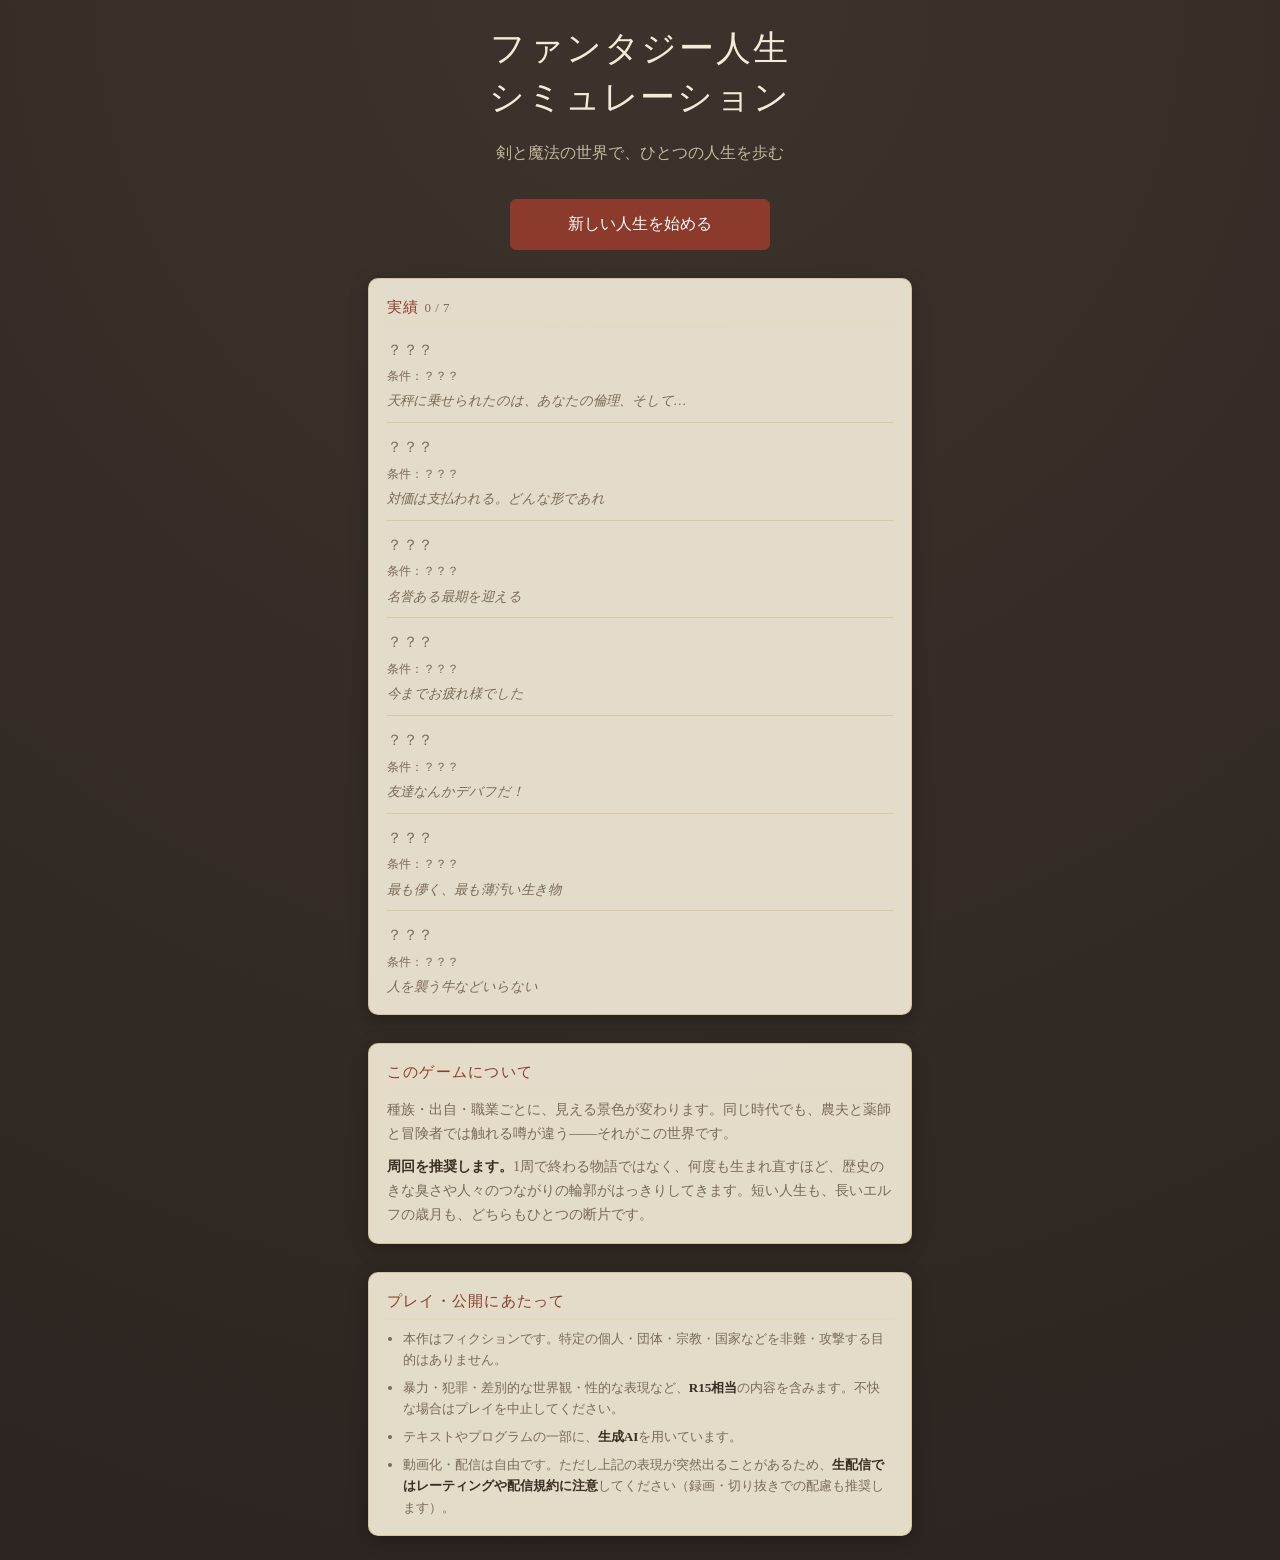
<file: index.html>
<!DOCTYPE html>
<html lang="ja">
<head>
  <meta charset="UTF-8" />
  <meta name="viewport" content="width=device-width, initial-scale=1" />
  <title>ファンタジー人生シミュレーション</title>
  <link rel="stylesheet" href="css/style.css" />
</head>
<body>
  <!-- タイトル -->
  <section id="screen-title" class="screen">
    <div class="title-box">
      <h1>ファンタジー人生<br />シミュレーション</h1>
      <p class="subtitle">剣と魔法の世界で、ひとつの人生を歩む</p>
      <div class="menu">
        <button id="btn-new" class="btn primary">新しい人生を始める</button>
        <button id="btn-continue" class="btn">続きから</button>
      </div>
      <aside class="title-panel title-achievements" aria-label="実績">
        <h2 class="title-panel-heading">実績 <span id="achievements-progress" class="achievements-progress"></span></h2>
        <ul id="achievements-list" class="achievements-list"></ul>
      </aside>
      <aside class="title-panel title-appeal" aria-label="作品について">
        <h2 class="title-panel-heading">このゲームについて</h2>
        <p>
          種族・出自・職業ごとに、見える景色が変わります。同じ時代でも、農夫と薬師と冒険者では触れる噂が違う——それがこの世界です。
        </p>
        <p>
          <strong>周回を推奨します。</strong>1周で終わる物語ではなく、何度も生まれ直すほど、歴史のきな臭さや人々のつながりの輪郭がはっきりしてきます。短い人生も、長いエルフの歳月も、どちらもひとつの断片です。
        </p>
      </aside>
      <aside class="title-panel title-notice" aria-label="プレイ上の注意">
        <h2 class="title-panel-heading">プレイ・公開にあたって</h2>
        <ul class="title-notice-list">
          <li>本作はフィクションです。特定の個人・団体・宗教・国家などを非難・攻撃する目的はありません。</li>
          <li>暴力・犯罪・差別的な世界観・性的な表現など、<strong>R15相当</strong>の内容を含みます。不快な場合はプレイを中止してください。</li>
          <li>テキストやプログラムの一部に、<strong>生成AI</strong>を用いています。</li>
          <li>動画化・配信は自由です。ただし上記の表現が突然出ることがあるため、<strong>生配信ではレーティングや配信規約に注意</strong>してください（録画・切り抜きでの配慮も推奨します）。</li>
        </ul>
      </aside>
      <!-- 連絡先などが決まり次第、中身を埋める -->
      <aside class="title-panel title-author" aria-label="作者情報" hidden>
        <h2 class="title-panel-heading">作者・連絡先</h2>
        <div class="title-author-body">
          <p>作者：</p>
          <p>連絡先：</p>
          <p>BOOTH / GitHub Pages など：</p>
        </div>
      </aside>
    </div>
  </section>

  <!-- 主人公作成 -->
  <section id="screen-create" class="screen">
    <div class="card create-card">
      <h2>新しい人生</h2>
      <div id="create-body"></div>
      <div class="menu row">
        <button id="btn-reroll" class="btn">別の人生を引く</button>
        <button id="btn-start" class="btn primary">この人生を始める</button>
      </div>
      <button id="btn-create-back" class="btn link">タイトルへ戻る</button>
    </div>
  </section>

  <!-- 人生進行 -->
  <section id="screen-game" class="screen">
    <header class="game-header">
      <div id="header-name" class="header-name"></div>
      <div class="header-actions">
        <button id="btn-timeline" class="btn small">年表</button>
        <button id="btn-to-title" class="btn small">タイトルへ</button>
      </div>
    </header>
    <div class="game-layout">
      <aside id="status-panel" class="card status-panel"></aside>
      <main id="event-panel" class="card event-panel"></main>
    </div>
    <div id="debug-panel" class="card debug-panel" hidden></div>
  </section>

  <!-- エンディング -->
  <section id="screen-ending" class="screen">
    <div class="card ending-card">
      <div id="ending-body"></div>
      <div class="menu row">
        <button id="btn-copy" class="btn">年表をコピー</button>
        <button id="btn-share-x" class="btn">Xに投稿</button>
        <button id="btn-new-life" class="btn primary">新しい人生を始める</button>
      </div>
    </div>
  </section>

  <!-- 年表（重ねて表示）-->
  <div id="timeline-modal" class="modal" hidden>
    <div class="card modal-card">
      <div class="modal-header">
        <h2>人生年表</h2>
        <label class="toggle"><input type="checkbox" id="timeline-important" checked /> 重要な出来事のみ</label>
        <button id="btn-timeline-close" class="btn small">閉じる</button>
      </div>
      <div id="timeline-body" class="timeline-scroll"></div>
    </div>
  </div>

  <!-- 実績解除トースト -->
  <div id="achievement-toasts" class="achievement-toasts" aria-live="polite"></div>

  <!-- 基盤 -->
  <script src="js/core/util.js"></script>

  <!-- 基本データ -->
  <script src="js/data/species.js"></script>
  <script src="js/data/origins.js"></script>
  <script src="js/data/traits.js"></script>
  <script src="js/data/jobs.js"></script>
  <script src="js/data/names.js"></script>
  <script src="js/data/family.js"></script>
  <script src="js/data/achievements.js"></script>

  <!-- イベントデータ（新しいファイルを作ったらここに追加） -->
  <script src="js/events/system.js"></script>
  <script src="js/events/childhood.js"></script>
  <script src="js/events/adolescence.js"></script>
  <script src="js/events/young.js"></script>
  <script src="js/events/adventurer.js"></script>
  <script src="js/events/soldier.js"></script>
  <script src="js/events/gambler.js"></script>
  <script src="js/events/cook.js"></script>
  <script src="js/events/laborer.js"></script>
  <script src="js/events/farmer.js"></script>
  <script src="js/events/craftsman.js"></script>
  <script src="js/events/miner.js"></script>
  <script src="js/events/prostitute.js"></script>
  <script src="js/events/medic.js"></script>
  <script src="js/events/slave.js"></script>
  <script src="js/events/prime.js"></script>
  <script src="js/events/elder.js"></script>
  <script src="js/events/life.js"></script>
  <script src="js/events/housing.js"></script>
  <script src="js/events/changeling.js"></script>
  <script src="js/events/personality.js"></script>
  <script src="js/events/family.js"></script>
  <script src="js/events/loss.js"></script>
  <script src="js/events/career.js"></script>

  <!-- ゲーム本体 -->
  <script src="js/core/achievements.js"></script>
  <script src="js/core/engine.js"></script>
  <script src="js/ui.js"></script>
  <script src="js/main.js"></script>
</body>
</html>
</file>
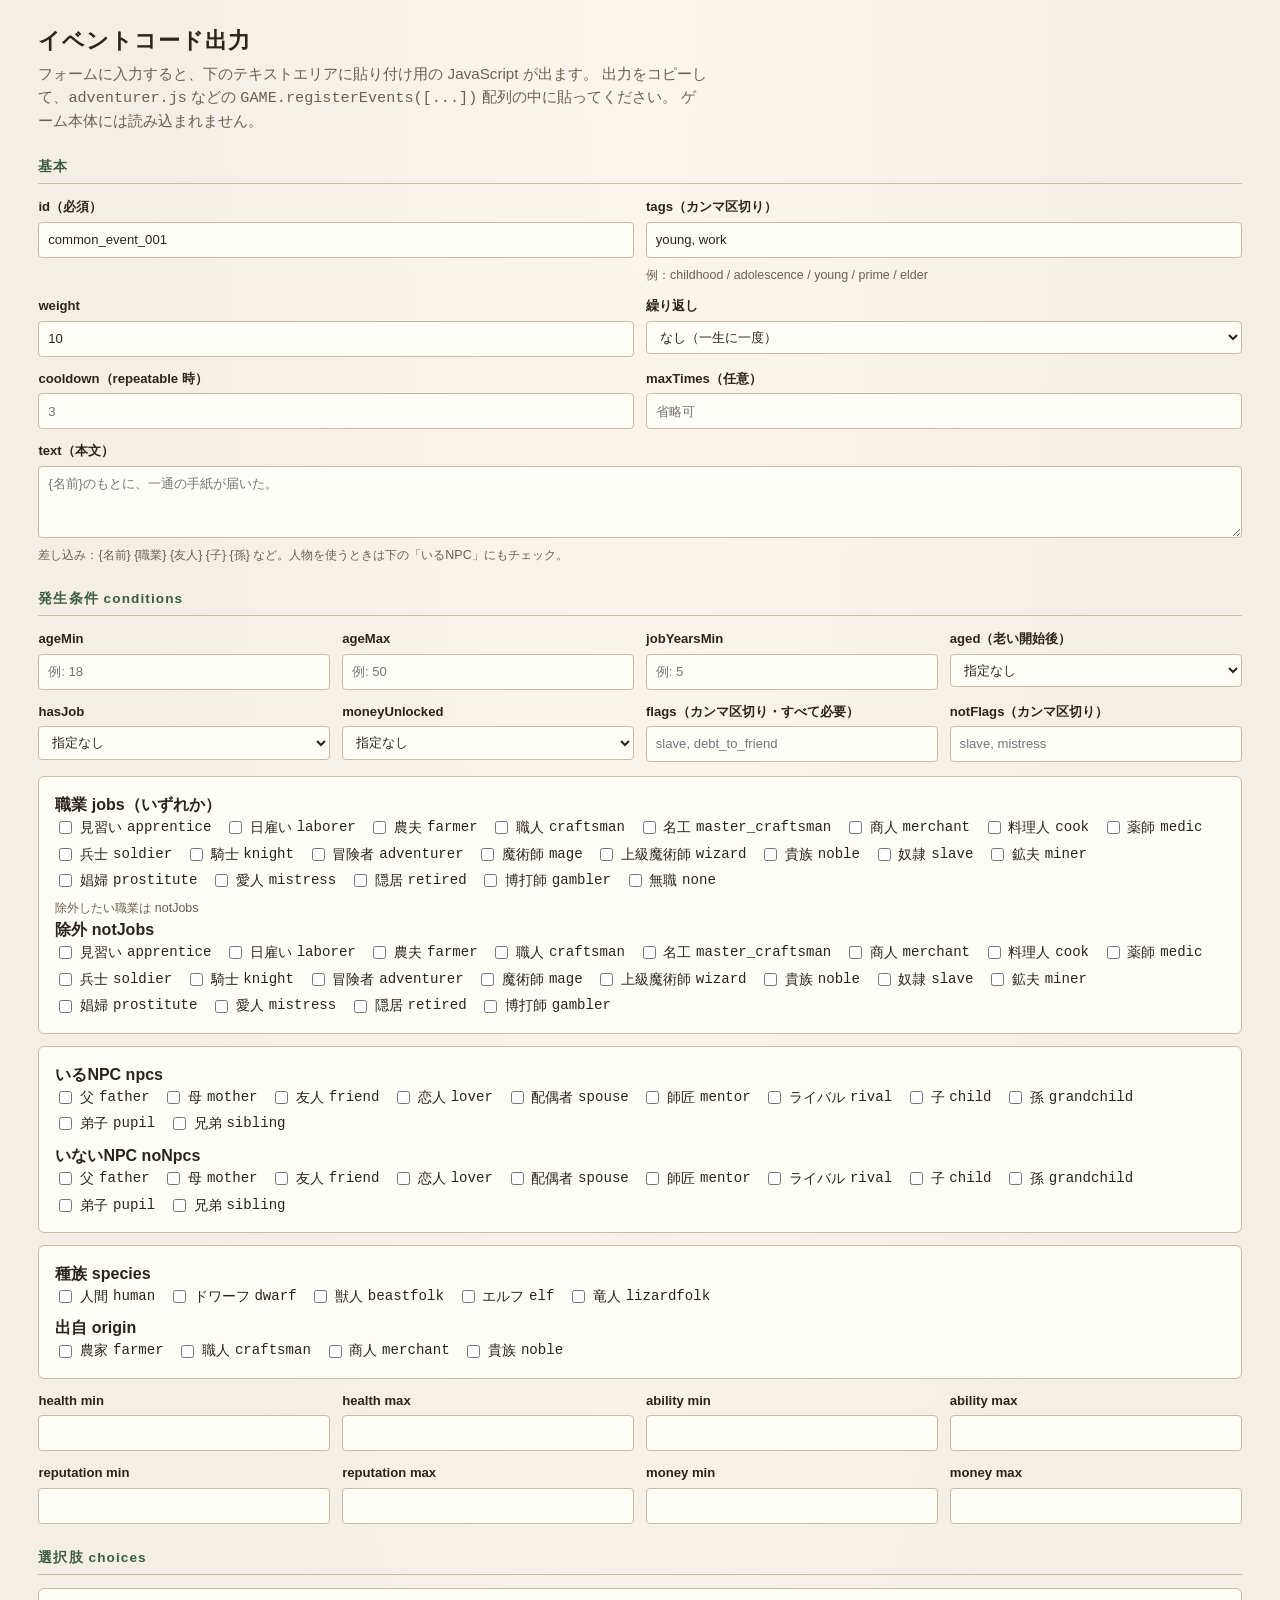
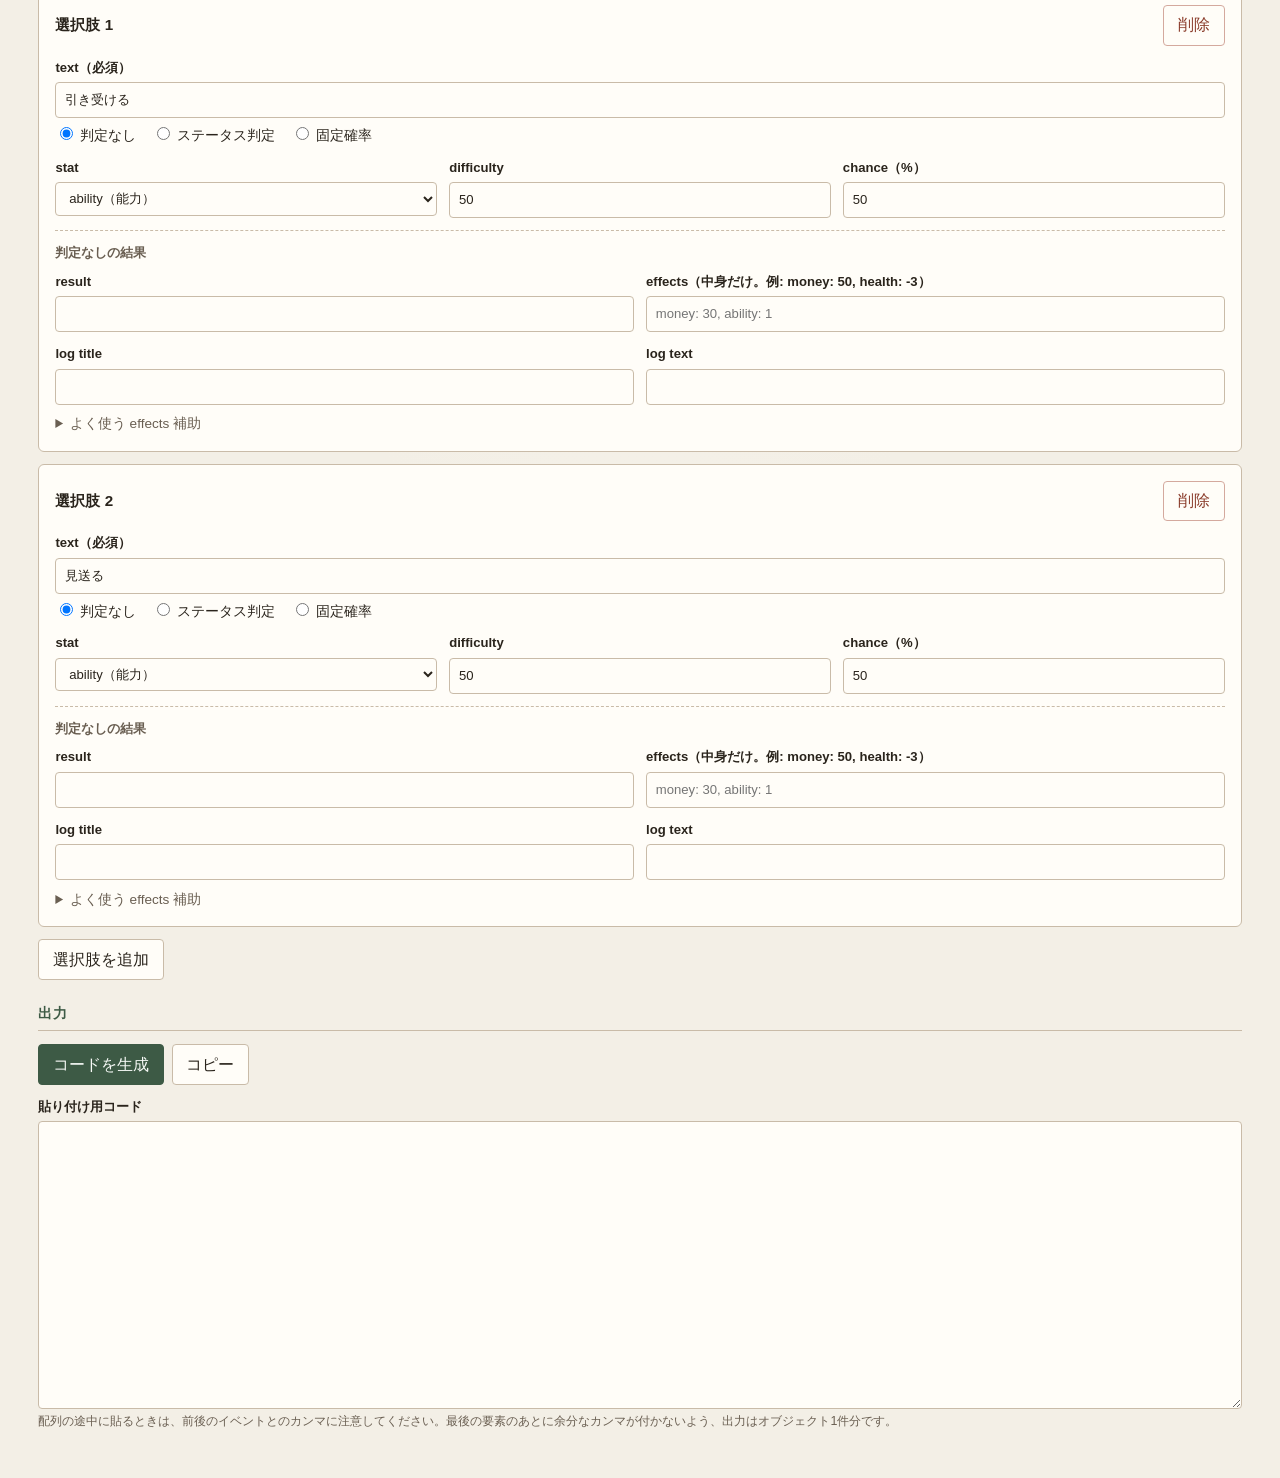
<file: tools/event-form.html>
<!DOCTYPE html>
<html lang="ja">
<head>
  <meta charset="UTF-8" />
  <meta name="viewport" content="width=device-width, initial-scale=1" />
  <title>イベントコード出力</title>
  <style>
    :root {
      --bg: #f3efe6;
      --ink: #2a241c;
      --muted: #6a5f52;
      --line: #c9bba8;
      --card: #fffdf8;
      --accent: #3d5a45;
      --accent-soft: #dce8df;
      --warn: #8a3b2a;
      --mono: "Cascadia Code", "Consolas", "Courier New", monospace;
      --sans: "Hiragino Sans", "Noto Sans JP", "Yu Gothic UI", sans-serif;
    }
    * { box-sizing: border-box; }
    body {
      margin: 0;
      padding: 1.5rem clamp(1rem, 3vw, 2.5rem) 3rem;
      background:
        radial-gradient(ellipse at top, #faf6ee 0%, var(--bg) 55%),
        repeating-linear-gradient(0deg, transparent, transparent 23px, rgba(201, 187, 168, 0.18) 24px);
      color: var(--ink);
      font-family: var(--sans);
      line-height: 1.5;
    }
    h1 { font-size: 1.4rem; margin: 0 0 0.35rem; letter-spacing: 0.04em; }
    .lead { color: var(--muted); margin: 0 0 1.5rem; max-width: 42rem; font-size: 0.95rem; }
    h2 {
      font-size: 0.85rem;
      text-transform: none;
      letter-spacing: 0.08em;
      color: var(--accent);
      border-bottom: 1px solid var(--line);
      padding-bottom: 0.35rem;
      margin: 1.5rem 0 0.85rem;
    }
    label.field {
      display: flex;
      flex-direction: column;
      gap: 0.3rem;
      font-size: 0.82rem;
      color: var(--muted);
    }
    label.field > span { font-weight: 600; color: var(--ink); }
    input[type="text"], input[type="number"], textarea, select {
      font: inherit;
      color: var(--ink);
      background: var(--card);
      border: 1px solid var(--line);
      border-radius: 4px;
      padding: 0.45rem 0.55rem;
      width: 100%;
    }
    textarea { min-height: 4.5rem; resize: vertical; }
    input:focus, textarea:focus, select:focus {
      outline: 2px solid var(--accent-soft);
      border-color: var(--accent);
    }
    .grid { display: grid; gap: 0.75rem; }
    .grid-2 { grid-template-columns: repeat(2, minmax(0, 1fr)); }
    .grid-3 { grid-template-columns: repeat(3, minmax(0, 1fr)); }
    .grid-4 { grid-template-columns: repeat(4, minmax(0, 1fr)); }
    @media (max-width: 800px) {
      .grid-2, .grid-3, .grid-4 { grid-template-columns: 1fr; }
    }
    .card {
      background: var(--card);
      border: 1px solid var(--line);
      border-radius: 6px;
      padding: 1rem;
      margin-bottom: 0.75rem;
    }
    .checks {
      display: flex;
      flex-wrap: wrap;
      gap: 0.35rem 0.85rem;
    }
    .checks label {
      display: inline-flex;
      align-items: center;
      gap: 0.3rem;
      font-size: 0.88rem;
      color: var(--ink);
      cursor: pointer;
    }
    .hint { font-size: 0.78rem; color: var(--muted); margin: 0.2rem 0 0; }
    .row-actions { display: flex; flex-wrap: wrap; gap: 0.5rem; margin: 0.75rem 0; }
    button {
      font: inherit;
      cursor: pointer;
      border-radius: 4px;
      border: 1px solid var(--line);
      background: var(--card);
      color: var(--ink);
      padding: 0.45rem 0.85rem;
    }
    button.primary {
      background: var(--accent);
      border-color: var(--accent);
      color: #f7faf7;
    }
    button.danger { color: var(--warn); border-color: #d4a99e; }
    button:hover { filter: brightness(0.97); }
    #output {
      font-family: var(--mono);
      font-size: 0.82rem;
      min-height: 18rem;
      white-space: pre;
      line-height: 1.45;
    }
    .status { font-size: 0.85rem; color: var(--accent); min-height: 1.2em; }
    .choice-head {
      display: flex;
      justify-content: space-between;
      align-items: center;
      margin-bottom: 0.75rem;
    }
    .choice-head strong { font-size: 0.95rem; }
    .check-mode { display: flex; gap: 1rem; margin: 0.4rem 0 0.7rem; font-size: 0.88rem; }
    .outcome { margin-top: 0.75rem; padding-top: 0.75rem; border-top: 1px dashed var(--line); }
    .outcome h3 { margin: 0 0 0.55rem; font-size: 0.82rem; color: var(--muted); }
    details.advanced { margin-top: 0.6rem; }
    details.advanced summary { cursor: pointer; color: var(--muted); font-size: 0.85rem; }
  </style>
</head>
<body>
  <h1>イベントコード出力</h1>
  <p class="lead">
    フォームに入力すると、下のテキストエリアに貼り付け用の JavaScript が出ます。
    出力をコピーして、<code>adventurer.js</code> などの <code>GAME.registerEvents([...])</code> 配列の中に貼ってください。
    ゲーム本体には読み込まれません。
  </p>

  <h2>基本</h2>
  <div class="grid grid-2">
    <label class="field"><span>id（必須）</span>
      <input id="ev-id" type="text" placeholder="adventurer_006" value="common_event_001" />
    </label>
    <label class="field"><span>tags（カンマ区切り）</span>
      <input id="ev-tags" type="text" placeholder="young, prime, adventure" value="young, work" />
      <p class="hint">例：childhood / adolescence / young / prime / elder</p>
    </label>
    <label class="field"><span>weight</span>
      <input id="ev-weight" type="number" value="10" min="0" step="1" />
    </label>
    <label class="field"><span>繰り返し</span>
      <select id="ev-repeat">
        <option value="">なし（一生に一度）</option>
        <option value="repeat">repeatable</option>
        <option value="repeat-logonce">repeatable + logOnce</option>
      </select>
    </label>
    <label class="field"><span>cooldown（repeatable 時）</span>
      <input id="ev-cooldown" type="number" placeholder="3" min="0" />
    </label>
    <label class="field"><span>maxTimes（任意）</span>
      <input id="ev-maxtimes" type="number" placeholder="省略可" min="1" />
    </label>
  </div>
  <label class="field" style="margin-top:0.75rem"><span>text（本文）</span>
    <textarea id="ev-text" placeholder="{名前}のもとに、一通の手紙が届いた。"></textarea>
    <p class="hint">差し込み：{名前} {職業} {友人} {子} {孫} など。人物を使うときは下の「いるNPC」にもチェック。</p>
  </label>

  <h2>発生条件 conditions</h2>
  <div class="grid grid-4">
    <label class="field"><span>ageMin</span><input id="c-ageMin" type="number" placeholder="例: 18" /></label>
    <label class="field"><span>ageMax</span><input id="c-ageMax" type="number" placeholder="例: 50" /></label>
    <label class="field"><span>jobYearsMin</span><input id="c-jobYearsMin" type="number" placeholder="例: 5" /></label>
    <label class="field"><span>aged（老い開始後）</span>
      <select id="c-aged">
        <option value="">指定なし</option>
        <option value="true">true</option>
        <option value="false">false</option>
      </select>
    </label>
    <label class="field"><span>hasJob</span>
      <select id="c-hasJob">
        <option value="">指定なし</option>
        <option value="true">true（職あり）</option>
        <option value="false">false（無職）</option>
      </select>
    </label>
    <label class="field"><span>moneyUnlocked</span>
      <select id="c-moneyUnlocked">
        <option value="">指定なし</option>
        <option value="true">true</option>
        <option value="false">false</option>
      </select>
    </label>
    <label class="field"><span>flags（カンマ区切り・すべて必要）</span>
      <input id="c-flags" type="text" placeholder="slave, debt_to_friend" />
    </label>
    <label class="field"><span>notFlags（カンマ区切り）</span>
      <input id="c-notFlags" type="text" placeholder="slave, mistress" />
    </label>
  </div>

  <div class="card" style="margin-top:0.85rem">
    <strong>職業 jobs（いずれか）</strong>
    <div class="checks" id="c-jobs"></div>
    <p class="hint" style="margin-top:0.5rem">除外したい職業は notJobs</p>
    <strong>除外 notJobs</strong>
    <div class="checks" id="c-notJobs"></div>
  </div>
  <div class="card">
    <strong>いるNPC npcs</strong>
    <div class="checks" id="c-npcs"></div>
    <strong style="display:block;margin-top:0.6rem">いないNPC noNpcs</strong>
    <div class="checks" id="c-noNpcs"></div>
  </div>
  <div class="card">
    <strong>種族 species</strong>
    <div class="checks" id="c-species"></div>
    <strong style="display:block;margin-top:0.6rem">出自 origin</strong>
    <div class="checks" id="c-origin"></div>
  </div>
  <div class="grid grid-4" style="margin-top:0.5rem">
    <label class="field"><span>health min</span><input id="c-healthMin" type="number" /></label>
    <label class="field"><span>health max</span><input id="c-healthMax" type="number" /></label>
    <label class="field"><span>ability min</span><input id="c-abilityMin" type="number" /></label>
    <label class="field"><span>ability max</span><input id="c-abilityMax" type="number" /></label>
    <label class="field"><span>reputation min</span><input id="c-reputationMin" type="number" /></label>
    <label class="field"><span>reputation max</span><input id="c-reputationMax" type="number" /></label>
    <label class="field"><span>money min</span><input id="c-moneyMin" type="number" /></label>
    <label class="field"><span>money max</span><input id="c-moneyMax" type="number" /></label>
  </div>

  <h2>選択肢 choices</h2>
  <div id="choices"></div>
  <div class="row-actions">
    <button type="button" id="btn-add-choice">選択肢を追加</button>
  </div>

  <h2>出力</h2>
  <div class="row-actions">
    <button type="button" class="primary" id="btn-generate">コードを生成</button>
    <button type="button" id="btn-copy">コピー</button>
    <span class="status" id="status"></span>
  </div>
  <label class="field">
    <span>貼り付け用コード</span>
    <textarea id="output" readonly spellcheck="false"></textarea>
  </label>
  <p class="hint">配列の途中に貼るときは、前後のイベントとのカンマに注意してください。最後の要素のあとに余分なカンマが付かないよう、出力はオブジェクト1件分です。</p>

  <template id="tpl-choice">
    <div class="card choice">
      <div class="choice-head">
        <strong>選択肢 <span class="choice-num"></span></strong>
        <button type="button" class="danger btn-remove-choice">削除</button>
      </div>
      <label class="field"><span>text（必須）</span>
        <input class="ch-text" type="text" placeholder="依頼を引き受ける" />
      </label>
      <div class="check-mode">
        <label><input type="radio" class="ch-check-mode" name="" value="none" checked /> 判定なし</label>
        <label><input type="radio" class="ch-check-mode" name="" value="stat" /> ステータス判定</label>
        <label><input type="radio" class="ch-check-mode" name="" value="chance" /> 固定確率</label>
      </div>
      <div class="grid grid-3 ch-check-fields" hidden>
        <label class="field ch-stat-only"><span>stat</span>
          <select class="ch-stat">
            <option value="ability">ability（能力）</option>
            <option value="health">health（健康）</option>
            <option value="reputation">reputation（評判）</option>
            <option value="money">money（所持金）</option>
          </select>
        </label>
        <label class="field ch-stat-only"><span>difficulty</span>
          <input class="ch-difficulty" type="number" value="50" />
        </label>
        <label class="field ch-chance-only" hidden><span>chance（%）</span>
          <input class="ch-chance" type="number" value="50" min="0" max="100" />
        </label>
      </div>

      <div class="outcome ch-simple">
        <h3>判定なしの結果</h3>
        <div class="grid grid-2">
          <label class="field"><span>result</span><input class="ch-result" type="text" /></label>
          <label class="field"><span>effects（中身だけ。例: money: 50, health: -3）</span>
            <input class="ch-effects" type="text" placeholder="money: 30, ability: 1" />
          </label>
          <label class="field"><span>log title</span><input class="ch-log-title" type="text" /></label>
          <label class="field"><span>log text</span><input class="ch-log-text" type="text" /></label>
        </div>
        <details class="advanced">
          <summary>よく使う effects 補助</summary>
          <div class="grid grid-4" style="margin-top:0.5rem">
            <label class="field"><span>health</span><input class="fx-health" type="text" placeholder="-5 や [-15,-5]" /></label>
            <label class="field"><span>ability</span><input class="fx-ability" type="text" /></label>
            <label class="field"><span>reputation</span><input class="fx-reputation" type="text" /></label>
            <label class="field"><span>money</span><input class="fx-money" type="text" /></label>
            <label class="field"><span>addFlags</span><input class="fx-addFlags" type="text" placeholder="cheat, debt_to_friend" /></label>
            <label class="field"><span>removeFlags</span><input class="fx-removeFlags" type="text" /></label>
            <label class="field"><span>job</span>
              <select class="fx-job"><option value="">変更なし</option><option value="null">失業（null）</option></select>
            </label>
            <label class="field"><span>npc 役割</span>
              <select class="fx-npc-role"><option value="">なし</option></select>
            </label>
            <label class="field"><span>npc trust</span><input class="fx-npc-trust" type="number" /></label>
            <label class="field"><span>npc intimacy</span><input class="fx-npc-intimacy" type="number" /></label>
            <label class="field"><span>npcState</span>
              <select class="fx-npc-state">
                <option value="">変更なし</option>
                <option value="left">left（別れ）</option>
                <option value="dead">dead</option>
                <option value="missing">missing</option>
                <option value="active">active</option>
              </select>
            </label>
          </div>
        </details>
      </div>

      <div class="outcome ch-success" hidden>
        <h3>success</h3>
        <div class="grid grid-2">
          <label class="field"><span>result</span><input class="ok-result" type="text" /></label>
          <label class="field"><span>effects</span><input class="ok-effects" type="text" placeholder="money: 50, reputation: 3" /></label>
          <label class="field"><span>log title</span><input class="ok-log-title" type="text" /></label>
          <label class="field"><span>log text</span><input class="ok-log-text" type="text" /></label>
        </div>
      </div>
      <div class="outcome ch-failure" hidden>
        <h3>failure</h3>
        <div class="grid grid-2">
          <label class="field"><span>result</span><input class="ng-result" type="text" /></label>
          <label class="field"><span>effects</span><input class="ng-effects" type="text" placeholder="health: [-15, -5]" /></label>
          <label class="field"><span>log title</span><input class="ng-log-title" type="text" /></label>
          <label class="field"><span>log text</span><input class="ng-log-text" type="text" /></label>
        </div>
      </div>
    </div>
  </template>

  <script>
    const JOBS = [
      ["apprentice", "見習い"], ["laborer", "日雇い"], ["farmer", "農夫"],
      ["craftsman", "職人"], ["master_craftsman", "名工"], ["merchant", "商人"],
      ["cook", "料理人"],["medic","薬師"] ,["soldier", "兵士"], ["knight", "騎士"],
      ["adventurer", "冒険者"], ["mage", "魔術師"], ["wizard", "上級魔術師"],
      ["noble", "貴族"], ["slave", "奴隷"], ["miner", "鉱夫"],
      ["prostitute", "娼婦"], ["mistress", "愛人"], ["retired", "隠居"],
      ["gambler", "博打師"], ["none", "無職"],
    ];
    const NPCS = [
      ["father", "父"], ["mother", "母"], ["friend", "友人"], ["lover", "恋人"],
      ["spouse", "配偶者"], ["mentor", "師匠"], ["rival", "ライバル"],
      ["child", "子"], ["grandchild", "孫"], ["pupil", "弟子"], ["sibling", "兄弟"],
    ];
    const SPECIES = [
      ["human", "人間"], ["dwarf", "ドワーフ"], ["beastfolk", "獣人"],
      ["elf", "エルフ"], ["lizardfolk", "竜人"],
    ];
    const ORIGINS = [
      ["farmer", "農家"], ["craftsman", "職人"], ["merchant", "商人"], ["noble", "貴族"],
    ];

    function fillChecks(containerId, items, name) {
      const el = document.getElementById(containerId);
      el.innerHTML = items.map(([id, label]) =>
        `<label><input type="checkbox" name="${name}" value="${id}" /> ${label} <code>${id}</code></label>`
      ).join("");
    }
    fillChecks("c-jobs", JOBS, "jobs");
    fillChecks("c-notJobs", JOBS.filter(([id]) => id !== "none"), "notJobs");
    fillChecks("c-npcs", NPCS, "npcs");
    fillChecks("c-noNpcs", NPCS, "noNpcs");
    fillChecks("c-species", SPECIES, "species");
    fillChecks("c-origin", ORIGINS, "origin");

    function checkedValues(name) {
      return [...document.querySelectorAll(`input[name="${name}"]:checked`)].map((i) => i.value);
    }
    function csv(str) {
      return String(str || "").split(/[,、\s]+/).map((s) => s.trim()).filter(Boolean);
    }
    function numOrEmpty(id) {
      const v = document.getElementById(id).value;
      return v === "" ? null : Number(v);
    }
    function escapeStr(s) {
      return String(s).replace(/\\/g, "\\\\").replace(/"/g, '\\"').replace(/\n/g, "\\n");
    }
    function quote(s) { return `"${escapeStr(s)}"`; }
    function quoteList(arr) { return `[${arr.map(quote).join(", ")}]`; }

    function parseEffectsBlob(text, helpers) {
      const parts = [];
      const raw = (text || "").trim();
      if (raw) parts.push(raw.replace(/,\s*$/, ""));

      if (helpers) {
        const pushNum = (key, val) => {
          if (val == null || val === "") return;
          const t = String(val).trim();
          if (/^-?\d+(\.\d+)?$/.test(t) || /^\[[^\]]+\]$/.test(t)) parts.push(`${key}: ${t}`);
        };
        pushNum("health", helpers.health);
        pushNum("ability", helpers.ability);
        pushNum("reputation", helpers.reputation);
        pushNum("money", helpers.money);
        if (helpers.addFlags && helpers.addFlags.length) {
          parts.push(`addFlags: ${quoteList(helpers.addFlags)}`);
        }
        if (helpers.removeFlags && helpers.removeFlags.length) {
          parts.push(`removeFlags: ${quoteList(helpers.removeFlags)}`);
        }
        if (helpers.job === "null") parts.push("job: null");
        else if (helpers.job) parts.push(`job: ${quote(helpers.job)}`);
        if (helpers.npcRole) {
          const bits = [];
          if (helpers.npcTrust != null && helpers.npcTrust !== "") bits.push(`trust: ${Number(helpers.npcTrust)}`);
          if (helpers.npcIntimacy != null && helpers.npcIntimacy !== "") bits.push(`intimacy: ${Number(helpers.npcIntimacy)}`);
          if (bits.length) parts.push(`npc: { ${helpers.npcRole}: { ${bits.join(", ")} } }`);
          if (helpers.npcState) parts.push(`npcState: { ${helpers.npcRole}: ${quote(helpers.npcState)} }`);
        }
      }
      if (!parts.length) return null;
      return `{ ${parts.join(", ")} }`;
    }

    function buildLog(title, text) {
      title = (title || "").trim();
      text = (text || "").trim();
      if (!title && !text) return null;
      const bits = [];
      if (title) bits.push(`title: ${quote(title)}`);
      if (text) bits.push(`text: ${quote(text)}`);
      return `{ ${bits.join(", ")} }`;
    }

    let choiceCount = 0;
    function addChoice() {
      const tpl = document.getElementById("tpl-choice");
      const node = tpl.content.cloneNode(true);
      const card = node.querySelector(".choice");
      choiceCount += 1;
      const name = `check-mode-${choiceCount}`;
      card.querySelectorAll(".ch-check-mode").forEach((r) => { r.name = name; });
      card.querySelector(".choice-num").textContent = choiceCount;

      const jobSel = card.querySelector(".fx-job");
      JOBS.filter(([id]) => id !== "none").forEach(([id, label]) => {
        const opt = document.createElement("option");
        opt.value = id;
        opt.textContent = `${label} (${id})`;
        jobSel.appendChild(opt);
      });
      const npcSel = card.querySelector(".fx-npc-role");
      NPCS.forEach(([id, label]) => {
        const opt = document.createElement("option");
        opt.value = id;
        opt.textContent = `${label} (${id})`;
        npcSel.appendChild(opt);
      });

      const syncCheck = () => {
        const mode = card.querySelector(".ch-check-mode:checked").value;
        const fields = card.querySelector(".ch-check-fields");
        const simple = card.querySelector(".ch-simple");
        const ok = card.querySelector(".ch-success");
        const ng = card.querySelector(".ch-failure");
        const hasCheck = mode !== "none";
        fields.hidden = !hasCheck;
        card.querySelectorAll(".ch-stat-only").forEach((el) => { el.hidden = mode !== "stat"; });
        card.querySelectorAll(".ch-chance-only").forEach((el) => { el.hidden = mode !== "chance"; });
        simple.hidden = hasCheck;
        ok.hidden = !hasCheck;
        ng.hidden = !hasCheck;
      };
      card.querySelectorAll(".ch-check-mode").forEach((r) => r.addEventListener("change", syncCheck));
      card.querySelector(".btn-remove-choice").addEventListener("click", () => {
        card.remove();
        renumberChoices();
      });
      document.getElementById("choices").appendChild(card);
      syncCheck();
    }
    function renumberChoices() {
      [...document.querySelectorAll(".choice")].forEach((c, i) => {
        c.querySelector(".choice-num").textContent = i + 1;
      });
    }

    function readHelpers(card, prefix) {
      // only for simple (no-check) choice which has fx-* fields
      if (prefix) return null;
      return {
        health: card.querySelector(".fx-health").value,
        ability: card.querySelector(".fx-ability").value,
        reputation: card.querySelector(".fx-reputation").value,
        money: card.querySelector(".fx-money").value,
        addFlags: csv(card.querySelector(".fx-addFlags").value),
        removeFlags: csv(card.querySelector(".fx-removeFlags").value),
        job: card.querySelector(".fx-job").value,
        npcRole: card.querySelector(".fx-npc-role").value,
        npcTrust: card.querySelector(".fx-npc-trust").value,
        npcIntimacy: card.querySelector(".fx-npc-intimacy").value,
        npcState: card.querySelector(".fx-npc-state").value,
      };
    }

    function buildConditions() {
      const lines = [];
      const ageMin = numOrEmpty("c-ageMin");
      const ageMax = numOrEmpty("c-ageMax");
      const jobYearsMin = numOrEmpty("c-jobYearsMin");
      if (ageMin != null) lines.push(`ageMin: ${ageMin}`);
      if (ageMax != null) lines.push(`ageMax: ${ageMax}`);
      if (jobYearsMin != null) lines.push(`jobYearsMin: ${jobYearsMin}`);

      const boolSel = (id, key) => {
        const v = document.getElementById(id).value;
        if (v === "true") lines.push(`${key}: true`);
        if (v === "false") lines.push(`${key}: false`);
      };
      boolSel("c-aged", "aged");
      boolSel("c-hasJob", "hasJob");
      boolSel("c-moneyUnlocked", "moneyUnlocked");

      const jobs = checkedValues("jobs");
      const notJobs = checkedValues("notJobs");
      const npcs = checkedValues("npcs");
      const noNpcs = checkedValues("noNpcs");
      const species = checkedValues("species");
      const origin = checkedValues("origin");
      if (jobs.length) lines.push(`jobs: ${quoteList(jobs)}`);
      if (notJobs.length) lines.push(`notJobs: ${quoteList(notJobs)}`);
      if (npcs.length) lines.push(`npcs: ${quoteList(npcs)}`);
      if (noNpcs.length) lines.push(`noNpcs: ${quoteList(noNpcs)}`);
      if (species.length) lines.push(`species: ${quoteList(species)}`);
      if (origin.length) lines.push(`origin: ${quoteList(origin)}`);

      const flags = csv(document.getElementById("c-flags").value);
      const notFlags = csv(document.getElementById("c-notFlags").value);
      if (flags.length) lines.push(`flags: ${quoteList(flags)}`);
      if (notFlags.length) lines.push(`notFlags: ${quoteList(notFlags)}`);

      const stats = [];
      const addStat = (key, minId, maxId) => {
        const min = numOrEmpty(minId);
        const max = numOrEmpty(maxId);
        if (min == null && max == null) return;
        const bits = [];
        if (min != null) bits.push(`min: ${min}`);
        if (max != null) bits.push(`max: ${max}`);
        stats.push(`${key}: { ${bits.join(", ")} }`);
      };
      addStat("health", "c-healthMin", "c-healthMax");
      addStat("ability", "c-abilityMin", "c-abilityMax");
      addStat("reputation", "c-reputationMin", "c-reputationMax");
      addStat("money", "c-moneyMin", "c-moneyMax");
      if (stats.length) lines.push(`stats: { ${stats.join(", ")} }`);

      return lines;
    }

    function indent(n) { return "  ".repeat(n); }

    function buildChoice(card, depth) {
      const lines = [];
      const text = card.querySelector(".ch-text").value.trim();
      if (!text) return null;
      lines.push(`${indent(depth)}{`);
      lines.push(`${indent(depth + 1)}text: ${quote(text)},`);

      const mode = card.querySelector(".ch-check-mode:checked").value;
      if (mode === "stat") {
        const stat = card.querySelector(".ch-stat").value;
        const diff = Number(card.querySelector(".ch-difficulty").value);
        lines.push(`${indent(depth + 1)}check: { stat: ${quote(stat)}, difficulty: ${diff} },`);
        lines.push(...buildOutcome(card, "ok", "success", depth + 1));
        lines.push(...buildOutcome(card, "ng", "failure", depth + 1));
      } else if (mode === "chance") {
        const chance = Number(card.querySelector(".ch-chance").value);
        lines.push(`${indent(depth + 1)}check: { chance: ${chance} },`);
        lines.push(...buildOutcome(card, "ok", "success", depth + 1));
        lines.push(...buildOutcome(card, "ng", "failure", depth + 1));
      } else {
        const result = card.querySelector(".ch-result").value.trim();
        const effects = parseEffectsBlob(card.querySelector(".ch-effects").value, readHelpers(card));
        const log = buildLog(card.querySelector(".ch-log-title").value, card.querySelector(".ch-log-text").value);
        if (result) lines.push(`${indent(depth + 1)}result: ${quote(result)},`);
        if (effects) lines.push(`${indent(depth + 1)}effects: ${effects},`);
        if (log) lines.push(`${indent(depth + 1)}log: ${log},`);
      }

      // trailing comma cleanup on last property is fine in modern JS; keep simple
      let block = lines.join("\n");
      block = block.replace(/,\n$/, "\n");
      return `${block}\n${indent(depth)}}`;
    }

    function buildOutcome(card, prefix, key, depth) {
      const result = card.querySelector(`.${prefix}-result`).value.trim();
      const effects = parseEffectsBlob(card.querySelector(`.${prefix}-effects`).value, null);
      const log = buildLog(card.querySelector(`.${prefix}-log-title`).value, card.querySelector(`.${prefix}-log-text`).value);
      const inner = [];
      if (result) inner.push(`${indent(depth + 1)}result: ${quote(result)},`);
      if (effects) inner.push(`${indent(depth + 1)}effects: ${effects},`);
      if (log) inner.push(`${indent(depth + 1)}log: ${log},`);
      if (!inner.length) {
        return [`${indent(depth)}${key}: {},`];
      }
      let body = inner.join("\n").replace(/,\n$/, "\n");
      return [
        `${indent(depth)}${key}: {`,
        body,
        `${indent(depth)}},`,
      ];
    }

    function generate() {
      const id = document.getElementById("ev-id").value.trim();
      const text = document.getElementById("ev-text").value.trim();
      const status = document.getElementById("status");
      if (!id) { status.textContent = "id を入力してください"; return; }
      if (!text) { status.textContent = "本文 text を入力してください"; return; }

      const lines = [];
      lines.push("{");
      lines.push(`  id: ${quote(id)},`);

      const tags = csv(document.getElementById("ev-tags").value);
      if (tags.length) lines.push(`  tags: ${quoteList(tags)},`);

      const weight = document.getElementById("ev-weight").value;
      if (weight !== "") lines.push(`  weight: ${Number(weight)},`);

      const repeat = document.getElementById("ev-repeat").value;
      if (repeat) {
        lines.push("  repeatable: true,");
        if (repeat === "repeat-logonce") lines.push("  logOnce: true,");
      }
      const cooldown = document.getElementById("ev-cooldown").value;
      if (cooldown !== "") lines.push(`  cooldown: ${Number(cooldown)},`);
      const maxTimes = document.getElementById("ev-maxtimes").value;
      if (maxTimes !== "") lines.push(`  maxTimes: ${Number(maxTimes)},`);

      const cond = buildConditions();
      if (cond.length) {
        lines.push("  conditions: {");
        cond.forEach((c, i) => {
          lines.push(`    ${c}${i < cond.length - 1 ? "," : ""}`);
        });
        lines.push("  },");
      }

      lines.push(`  text: ${quote(text)},`);

      const choiceCards = [...document.querySelectorAll(".choice")];
      const choiceBlocks = choiceCards.map((c) => buildChoice(c, 2)).filter(Boolean);
      if (!choiceBlocks.length) {
        status.textContent = "選択肢を1つ以上入力してください（text 必須）";
        return;
      }
      lines.push("  choices: [");
      choiceBlocks.forEach((block, i) => {
        lines.push(block + (i < choiceBlocks.length - 1 ? "," : ""));
      });
      lines.push("  ],");
      lines.push("},");

      // tidy trailing commas inside objects is ok for this project's JS
      document.getElementById("output").value = lines.join("\n");
      status.textContent = "生成しました。コピーして JS に貼り付けてください";
    }

    document.getElementById("btn-add-choice").addEventListener("click", addChoice);
    document.getElementById("btn-generate").addEventListener("click", generate);
    document.getElementById("btn-copy").addEventListener("click", async () => {
      const out = document.getElementById("output");
      if (!out.value) { generate(); }
      try {
        await navigator.clipboard.writeText(out.value);
        document.getElementById("status").textContent = "コピーしました";
      } catch {
        out.select();
        document.getElementById("status").textContent = "テキストを選択したので Ctrl+C でコピーしてください";
      }
    });

    // 初期：選択肢2つ
    addChoice();
    addChoice();
    document.querySelector(".ch-text").value = "引き受ける";
    document.querySelectorAll(".choice")[1].querySelector(".ch-text").value = "見送る";
  </script>
</body>
</html>
</file>
<file: css/style.css>
:root {
  --bg: #2b2420;
  --paper: #f4ecd8;
  --paper-dark: #e6d9b8;
  --ink: #3a2e22;
  --ink-soft: #7a6a55;
  --accent: #8b3a2b;
  --accent-soft: #b8644f;
  --gold: #b8913a;
  --health: #6a9a4a;
  --ability: #4a6fa5;
  --reputation: #b8913a;
  --radius: 10px;
}

* {
  box-sizing: border-box;
}

[hidden] {
  display: none !important;
}

body {
  margin: 0;
  min-height: 100vh;
  background: radial-gradient(circle at top, #3d332c, var(--bg));
  color: var(--ink);
  font-family: "Hiragino Mincho ProN", "Yu Mincho", "YuMincho", serif;
  line-height: 1.8;
}

h1, h2, h3 {
  font-weight: normal;
  letter-spacing: 0.05em;
}

h3 {
  margin: 1.2em 0 0.4em;
  font-size: 1rem;
  border-bottom: 1px solid var(--paper-dark);
  color: var(--accent);
}

.screen {
  display: none;
  padding: 24px 16px;
}

.screen.active {
  display: block;
}

.card {
  background: var(--paper);
  border-radius: var(--radius);
  padding: 20px 24px;
  box-shadow: 0 6px 24px rgba(0, 0, 0, 0.35);
}

.muted {
  color: var(--ink-soft);
}

.negative {
  color: var(--accent);
  font-weight: bold;
}

/* ---------- ボタン ---------- */

.btn {
  font: inherit;
  cursor: pointer;
  border: 1px solid var(--ink-soft);
  background: var(--paper);
  color: var(--ink);
  border-radius: 6px;
  padding: 10px 18px;
  transition: background 0.15s, transform 0.05s;
}

.btn:hover {
  background: var(--paper-dark);
}

.btn:active {
  transform: translateY(1px);
}

.btn.primary {
  background: var(--accent);
  border-color: var(--accent);
  color: #fff;
}

.btn.primary:hover {
  background: var(--accent-soft);
}

.btn.small {
  padding: 4px 12px;
  font-size: 0.9rem;
}

.btn.link {
  border: none;
  background: none;
  color: var(--ink-soft);
  text-decoration: underline;
  margin-top: 8px;
}

.menu {
  display: flex;
  flex-direction: column;
  gap: 12px;
  margin-top: 20px;
}

.menu.row {
  flex-direction: row;
  flex-wrap: wrap;
}

/* ---------- タイトル ---------- */

#screen-title.active {
  display: flex;
  align-items: center;
  justify-content: center;
  min-height: 100vh;
}

.title-box {
  text-align: center;
  color: var(--paper);
}

.title-box h1 {
  font-size: 2.2rem;
  line-height: 1.4;
  margin: 0 0 8px;
}

.subtitle {
  color: var(--paper-dark);
  opacity: 0.8;
}

.title-box .menu {
  width: 260px;
  margin: 32px auto 0;
}

.title-panel {
  max-width: 34rem;
  margin: 28px auto 0;
  padding: 14px 18px 16px;
  text-align: left;
  color: var(--ink);
  background: rgba(244, 236, 216, 0.92);
  border-radius: var(--radius);
  border: 1px solid rgba(184, 145, 58, 0.35);
  box-shadow: 0 4px 18px rgba(0, 0, 0, 0.25);
  box-sizing: border-box;
}

.title-panel-heading {
  margin: 0 0 8px;
  font-size: 0.95rem;
  letter-spacing: 0.08em;
  color: var(--accent);
  border-bottom: 1px solid var(--paper-dark);
  padding-bottom: 4px;
}

.title-appeal p {
  margin: 0;
  font-size: 0.88rem;
  line-height: 1.7;
  color: var(--ink-soft);
}

.title-appeal p + p {
  margin-top: 0.65em;
}

.title-appeal strong {
  color: var(--ink);
  font-weight: bold;
}

.title-notice-list {
  margin: 0;
  padding-left: 1.2em;
  font-size: 0.82rem;
  line-height: 1.65;
  color: var(--ink-soft);
}

.title-notice-list li + li {
  margin-top: 0.45em;
}

.title-notice-list strong {
  color: var(--ink);
  font-weight: bold;
}

.title-author-body {
  font-size: 0.82rem;
  line-height: 1.65;
  color: var(--ink-soft);
}

.title-author-body p {
  margin: 0;
}

.title-author-body p + p {
  margin-top: 0.35em;
}

.achievements-progress {
  font-size: 0.85em;
  letter-spacing: 0.04em;
  color: var(--ink-soft);
}

.achievements-list {
  list-style: none;
  margin: 0;
  padding: 0;
}

.achievement {
  padding: 10px 0;
  border-bottom: 1px solid rgba(184, 145, 58, 0.25);
}

.achievement:last-child {
  border-bottom: none;
  padding-bottom: 0;
}

.achievement:first-child {
  padding-top: 2px;
}

.ach-title {
  font-size: 0.95rem;
  color: var(--ink);
  letter-spacing: 0.04em;
}

.achievement.locked .ach-title {
  color: var(--ink-soft);
}

.ach-condition {
  margin-top: 2px;
  font-size: 0.78rem;
  color: var(--ink-soft);
}

.achievement.unlocked .ach-condition {
  color: var(--accent);
}

.ach-flavor {
  margin-top: 4px;
  font-size: 0.84rem;
  line-height: 1.55;
  color: var(--ink-soft);
  font-style: italic;
}

.ach-changes .ach-unlock {
  color: var(--accent);
  font-weight: bold;
}

.achievement-toasts {
  position: fixed;
  right: 16px;
  bottom: 16px;
  z-index: 80;
  display: flex;
  flex-direction: column;
  gap: 8px;
  pointer-events: none;
  max-width: min(22rem, calc(100vw - 32px));
}

.achievement-toast {
  background: rgba(244, 236, 216, 0.96);
  border: 1px solid rgba(184, 145, 58, 0.55);
  border-radius: var(--radius);
  box-shadow: 0 6px 20px rgba(0, 0, 0, 0.35);
  padding: 10px 14px;
  color: var(--ink);
  animation: ach-in 0.35s ease-out;
}

.achievement-toast.out {
  opacity: 0;
  transform: translateY(8px);
  transition: opacity 0.35s ease, transform 0.35s ease;
}

.toast-label {
  font-size: 0.72rem;
  letter-spacing: 0.12em;
  color: var(--accent);
}

.toast-title {
  margin-top: 2px;
  font-size: 0.95rem;
}

@keyframes ach-in {
  from {
    opacity: 0;
    transform: translateY(12px);
  }
  to {
    opacity: 1;
    transform: translateY(0);
  }
}

/* ---------- 主人公作成 ---------- */

.create-card,
.ending-card {
  max-width: 640px;
  margin: 0 auto;
}

.field {
  display: flex;
  align-items: center;
  gap: 12px;
  margin-bottom: 12px;
}

.field input {
  font: inherit;
  padding: 6px 10px;
  border: 1px solid var(--ink-soft);
  border-radius: 6px;
  background: #fffaf0;
  flex: 1;
}

.profile-list {
  display: grid;
  grid-template-columns: auto 1fr;
  gap: 2px 16px;
  margin: 0;
}

.profile-list dt {
  color: var(--ink-soft);
}

.profile-list dd {
  margin: 0;
}

/* ---------- ステータス ---------- */

.stats {
  margin-top: 12px;
}

.stat {
  display: grid;
  grid-template-columns: 4em 1fr 2.5em;
  align-items: center;
  gap: 8px;
}

.stat.money {
  grid-template-columns: 4em 1fr;
}

.stat-label {
  color: var(--ink-soft);
}

.stat-value {
  text-align: right;
}

.bar {
  height: 8px;
  background: var(--paper-dark);
  border-radius: 4px;
  overflow: hidden;
}

.bar-fill {
  height: 100%;
  transition: width 0.3s;
}

.bar-fill.health { background: var(--health); }
.bar-fill.ability { background: var(--ability); }
.bar-fill.reputation { background: var(--reputation); }

/* ---------- 人生進行 ---------- */

.game-header {
  max-width: 1000px;
  margin: 0 auto 12px;
  display: flex;
  justify-content: space-between;
  align-items: center;
  color: var(--paper);
}

.header-actions {
  display: flex;
  gap: 8px;
}

.game-layout {
  max-width: 1000px;
  margin: 0 auto;
  display: grid;
  grid-template-columns: 300px 1fr;
  gap: 16px;
  align-items: start;
}

.age-big {
  font-size: 2.6rem;
  line-height: 1;
  margin-bottom: 12px;
  color: var(--accent);
}

.age-big small {
  font-size: 1rem;
  margin-left: 4px;
}

.npc-list {
  list-style: none;
  padding: 0;
  margin: 0;
  font-size: 0.9rem;
}

.npc-list li {
  display: grid;
  grid-template-columns: 4.5em 1fr auto;
  gap: 0 6px;
  padding: 4px 0;
  border-bottom: 1px dashed var(--paper-dark);
}

.npc-role {
  color: var(--accent);
}

.npc-age {
  color: var(--ink-soft);
}

.npc-rel {
  grid-column: 2 / 4;
  font-size: 0.8rem;
  color: var(--ink-soft);
}

.npc-list li.gone {
  opacity: 0.6;
}

details summary {
  cursor: pointer;
  color: var(--ink-soft);
  font-size: 0.9rem;
  margin-top: 8px;
}

.event-panel {
  min-height: 360px;
}

.event-age {
  color: var(--accent);
  font-size: 1.1rem;
  border-bottom: 1px solid var(--paper-dark);
  margin-bottom: 12px;
}

.year-lines {
  list-style: none;
  padding: 0;
  margin: 0 0 12px;
  font-size: 0.85rem;
  color: var(--ink-soft);
}

.event-image {
  width: 100%;
  max-height: 280px;
  object-fit: cover;
  border-radius: 6px;
  margin-bottom: 12px;
}

.event-text {
  font-size: 1.1rem;
}

.choices {
  display: flex;
  flex-direction: column;
  gap: 10px;
  margin-top: 20px;
}

.btn.choice {
  text-align: left;
  display: flex;
  flex-direction: column;
}

.hint {
  color: var(--ink-soft);
  font-size: 0.8rem;
}

.result {
  background: #fffaf0;
  border-left: 4px solid var(--gold);
  padding: 12px 16px;
  border-radius: 4px;
}

.chosen {
  margin: 0 0 6px;
  font-weight: bold;
}

.result-text {
  margin: 0 0 6px;
}

.changes {
  margin: 0;
  padding-left: 1.2em;
  font-size: 0.9rem;
  color: var(--ink-soft);
}

.badge {
  display: inline-block;
  font-size: 0.75rem;
  padding: 0 8px;
  border-radius: 10px;
  color: #fff;
  margin-left: 6px;
  vertical-align: middle;
}

.badge.ok { background: var(--health); }
.badge.ng { background: var(--accent); }

.debug-panel {
  max-width: 1000px;
  margin: 16px auto 0;
  font-family: system-ui, sans-serif;
  font-size: 0.85rem;
}

.warnings {
  color: var(--accent);
}

/* ---------- 年表 ---------- */

.modal {
  position: fixed;
  inset: 0;
  background: rgba(0, 0, 0, 0.6);
  display: flex;
  align-items: center;
  justify-content: center;
  padding: 16px;
  z-index: 10;
}

.modal-card {
  width: 100%;
  max-width: 640px;
  max-height: 90vh;
  display: flex;
  flex-direction: column;
}

.modal-header {
  display: flex;
  align-items: center;
  gap: 12px;
  flex-wrap: wrap;
}

.modal-header h2 {
  margin: 0;
  flex: 1;
}

.toggle {
  font-size: 0.85rem;
  color: var(--ink-soft);
  cursor: pointer;
}

.timeline-scroll {
  overflow-y: auto;
  margin-top: 12px;
}

.timeline {
  list-style: none;
  padding: 0;
  margin: 0;
  border-left: 2px solid var(--gold);
}

.timeline li {
  display: grid;
  grid-template-columns: 4em 1fr;
  gap: 8px;
  padding: 8px 0 8px 12px;
  position: relative;
}

.timeline li::before {
  content: "";
  position: absolute;
  left: -7px;
  top: 16px;
  width: 12px;
  height: 12px;
  border-radius: 50%;
  background: var(--gold);
}

.timeline li.minor {
  opacity: 0.65;
  font-size: 0.9rem;
}

.timeline li.minor::before {
  width: 8px;
  height: 8px;
  left: -5px;
  background: var(--paper-dark);
}

.tl-age {
  color: var(--accent);
}

.tl-title {
  font-weight: bold;
}

.tl-text {
  color: var(--ink-soft);
  font-size: 0.9rem;
}

/* ---------- エンディング ---------- */

.ending-head {
  text-align: center;
  border-bottom: 1px solid var(--paper-dark);
  padding-bottom: 12px;
}

.life-title {
  font-size: 1.8rem;
  margin: 0;
  color: var(--accent);
}

.life-sub {
  margin: 8px 0 0;
}

.cause {
  color: var(--ink-soft);
  margin: 4px 0 0;
}

.ending-grid {
  display: grid;
  grid-template-columns: 1fr 1fr;
  gap: 24px;
}

/* ---------- スマホ ---------- */

@media (max-width: 720px) {
  .game-layout,
  .ending-grid {
    grid-template-columns: 1fr;
  }

  .event-panel {
    order: -1;
  }

  .card {
    padding: 16px;
  }
}
</file>
